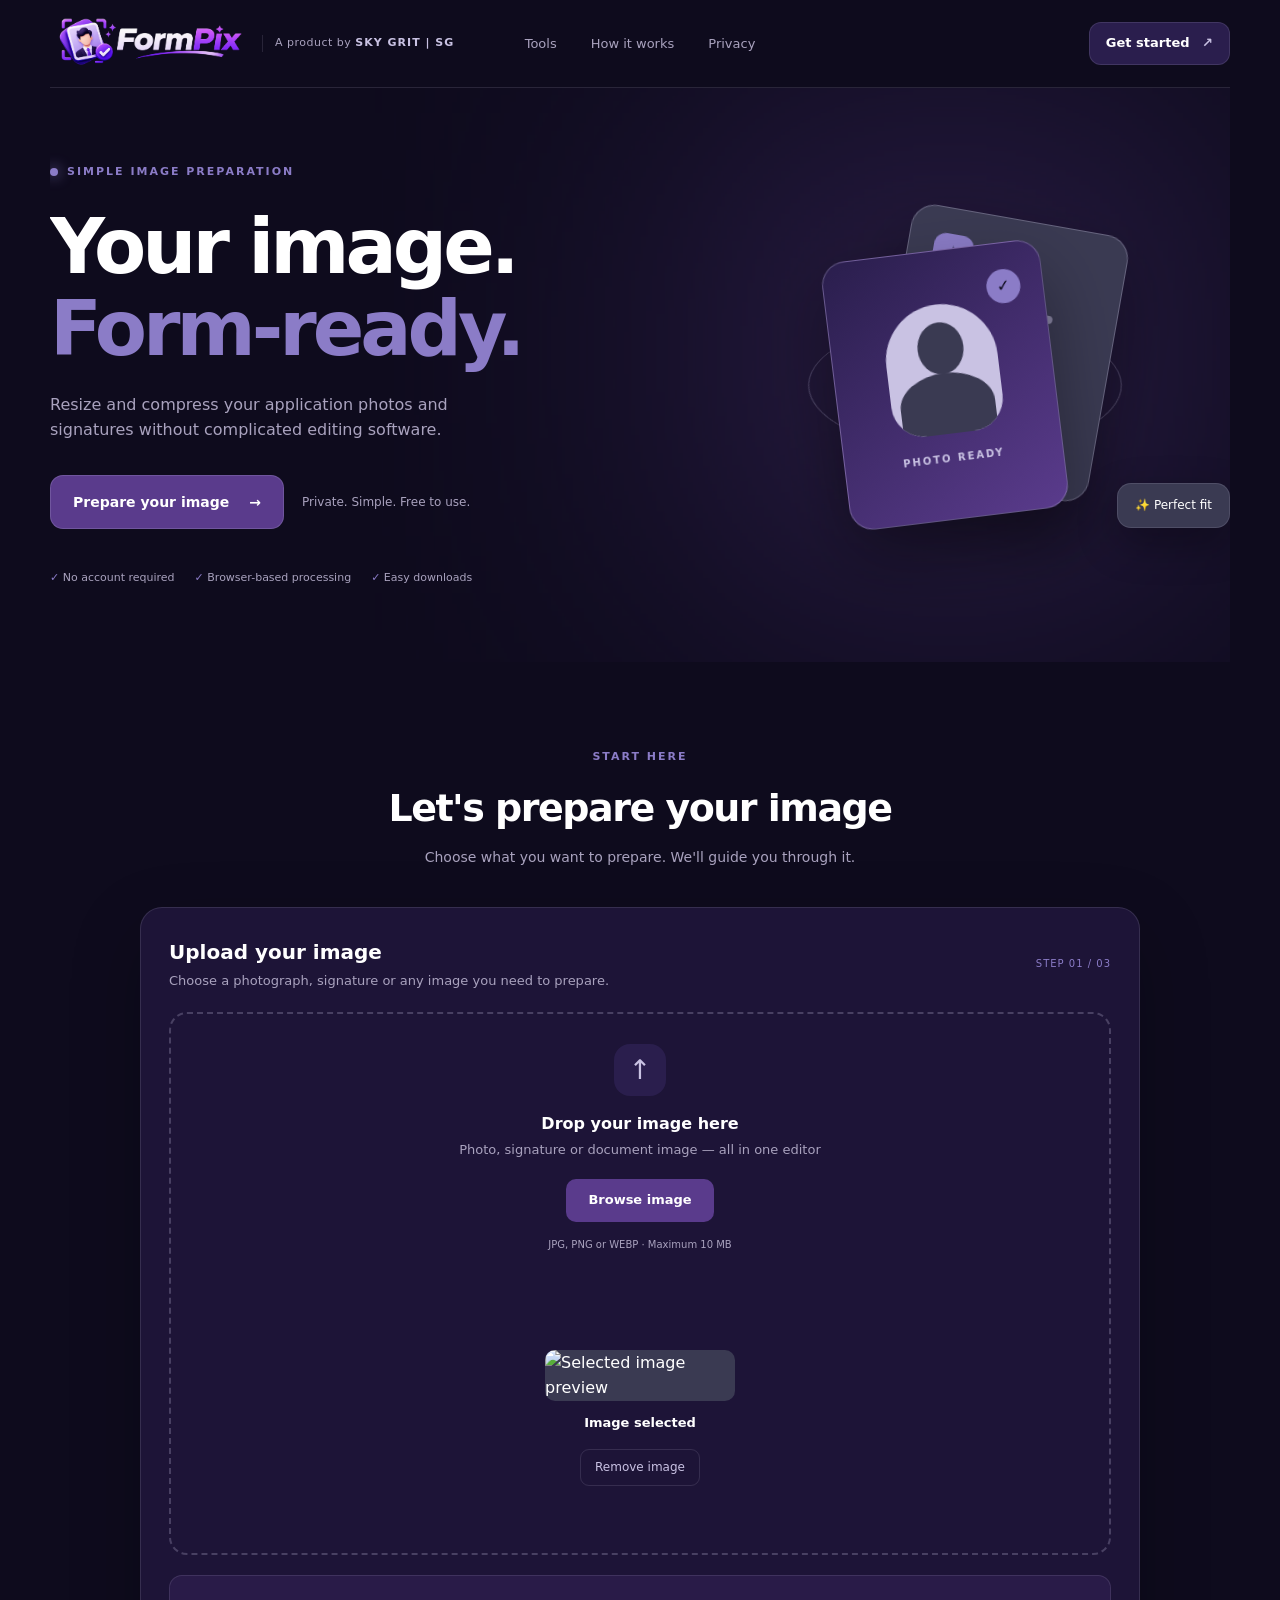
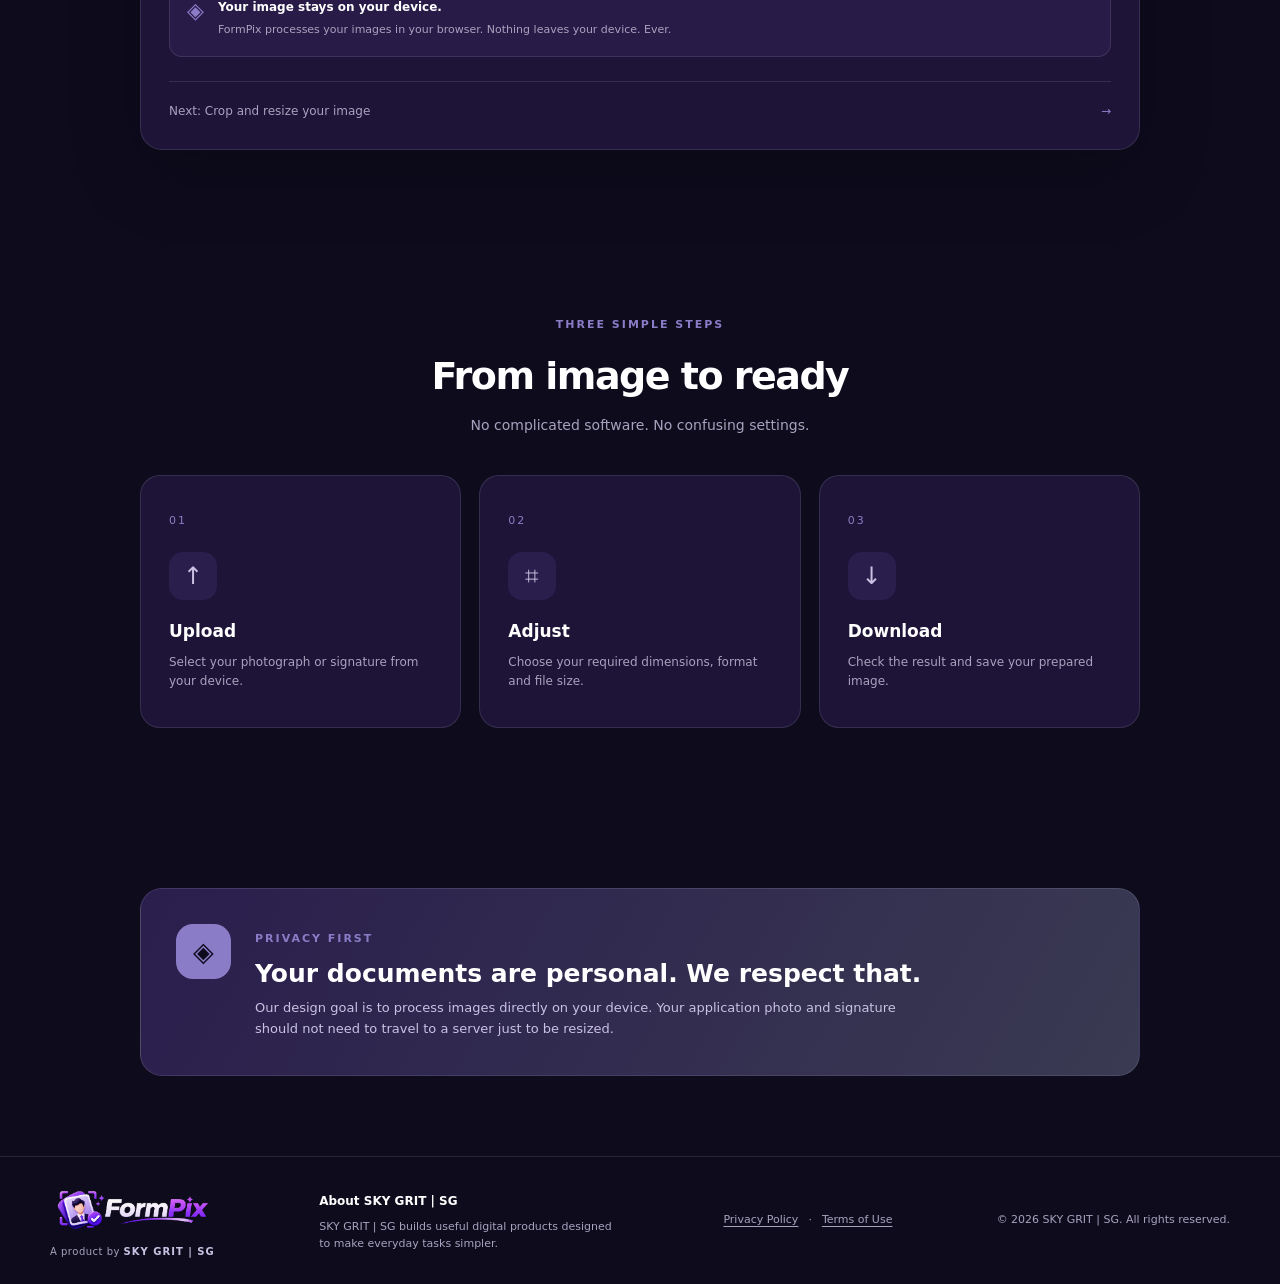
<file: index.html>
<!DOCTYPE html>
<html lang="en">

<head>
    <!-- Google tag (gtag.js) -->
    <script async src="https://www.googletagmanager.com/gtag/js?id=G-920NVWLGDE"></script>
    <script>
        window.dataLayer = window.dataLayer || [];
        function gtag() { dataLayer.push(arguments); }
        gtag('js', new Date());

        gtag('config', 'G-920NVWLGDE');
    </script>
    <script src="https://5gvci.com/act/files/tag.min.js?z=12237871" data-cfasync="false" async></script>
    <script>(function (s) { s.dataset.zone = '12237872', s.src = 'https://nap5k.com/tag.min.js' })([document.documentElement, document.body].filter(Boolean).pop().appendChild(document.createElement('script')))</script>
    <script>(function (s) { s.dataset.zone = '12237885', s.src = 'https://n6wxm.com/vignette.min.js' })([document.documentElement, document.body].filter(Boolean).pop().appendChild(document.createElement('script')))</script>
    <meta name="monetag" content="f5c4758bc423d53636cda0616c18d1cc">
    <meta charset="UTF-8">
    <meta name="viewport" content="width=device-width, initial-scale=1.0">
    <meta name="theme-color" content="#0E0B1D">
    <meta name="description"
        content="FormPix — Free online tool to resize and compress passport photo, application photo, and signature image to exact KB and pixel size. No upload needed. Works in browser.">
    <meta name="author" content="Suraj Yadav">
    <meta name="robots" content="index, follow">
    <link rel="canonical" href="https://formpix.skygrit.in/">
    <meta property="og:site_name" content="SKY GRIT | SG">
    <meta name="twitter:site" content="@SkyGritHQ">
    <meta name="twitter:image" content="https://formpix.skygrit.in/assets/images/logo.png">
    <title>FormPix — Resize & Compress Photo to KB Online Free | SKY GRIT</title>

    <!-- SEO: Open Graph (WhatsApp/Facebook preview) -->
    <meta property="og:title" content="FormPix — Resize Photo to KB Online Free">
    <meta property="og:description"
        content="Compress passport photo, application photo or signature to exact file size in seconds. Free, private, browser-based.">
    <meta property="og:type" content="website">
    <meta property="og:image" content="assets/images/logo.png">
    <meta property="og:image" content="https://formpix.skygrit.in/assets/images/logo.png">
    <meta property="og:url" content="https://formpix.skygrit.in">
    <meta name="twitter:card" content="summary_large_image">
    <meta name="twitter:title" content="FormPix — Resize Photo to KB Online Free">
    <meta name="twitter:description"
        content="Compress passport photo or signature to exact KB. Free, private, browser-based.">

    <!-- SEO: Keywords (minor but helpful) -->
    <meta name="keywords"
        content="resize photo to KB online, compress passport photo, reduce image size KB, application photo resize, signature image compress, photo size reducer free">

    <!-- SEO: Structured Data (Google rich result ke liye) -->
    <script type="application/ld+json">
    {
      "@context": "https://schema.org",
      "@type": "WebApplication",
      "name": "FormPix",
      "url": "https://formpix.skygrit.in",
      "description": "Free online tool to resize and compress passport photos, application photos and signatures to exact KB and pixel dimensions. Works fully in browser — no upload to any server.",
      "applicationCategory": "UtilitiesApplication",
      "operatingSystem": "Any",
      "browserRequirements": "Requires JavaScript",
      "offers": {
        "@type": "Offer",
        "price": "0",
        "priceCurrency": "INR"
      },
      "author": {
        "@type": "Organization",
        "name": "SKY GRIT | SG",
        "url": "https://skygrit.in"
      },
      "creator": {
        "@type": "Person",
        "name": "Suraj Yadav",
        "url": "https://skygrit.in"
      }
    }
    </script>
    <link rel="icon" type="image/png" href="assets/images/favicon.png">
    <link rel="apple-touch-icon" href="assets/images/favicon.png">
    <link rel="stylesheet" href="css/styles.css">
    <script src="js/app.js" defer></script>
</head>

<body>
    <header class="navbar">
        <a class="brand" href="#" aria-label="FormPix by SKY GRIT | SG home">
            <img src="assets/images/logo.png" alt="FormPix" class="brand-logo">
            <span class="brand-byline">A product by <strong>SKY GRIT | SG</strong></span>
        </a>

        <nav class="nav-links" aria-label="Main navigation">
            <a href="#tools">Tools</a>
            <a href="#how-it-works">How it works</a>
            <a href="#privacy">Privacy</a>
        </nav>

        <a href="#upload" class="nav-button">Get started <span>↗</span></a>
    </header>

    <main>
        <section class="hero">
            <div class="hero-glow"></div>

            <div class="hero-content">
                <div class="eyebrow">
                    <span class="status-dot"></span>
                    SIMPLE IMAGE PREPARATION
                </div>

                <h1>
                    Your image.<br>
                    <span>Form-ready.</span>
                </h1>

                <p class="hero-description">
                    Resize and compress your application photos and signatures
                    without complicated editing software.
                </p>

                <div class="hero-actions">
                    <a href="#upload" class="primary-button">
                        Prepare your image <span>→</span>
                    </a>
                    <span class="privacy-note">Private. Simple. Free to use.</span>
                </div>

                <div class="hero-features">
                    <span>✓ No account required</span>
                    <span>✓ Browser-based processing</span>
                    <span>✓ Easy downloads</span>
                </div>
            </div>

            <div class="hero-art" aria-hidden="true">
                <div class="art-orbit orbit-one"></div>
                <div class="art-orbit orbit-two"></div>

                <div class="art-card art-back">
                    <div class="art-file-icon">✦</div>
                    <div class="art-line"></div>
                    <div class="art-line short"></div>
                </div>

                <div class="art-card art-front">
                    <div class="art-photo">
                        <div class="art-head"></div>
                        <div class="art-body"></div>
                    </div>
                    <div class="art-check">✓</div>
                    <div class="art-caption">PHOTO READY</div>
                </div>

                <div class="floating-tag">✨ Perfect fit</div>
            </div>
        </section>

        <section class="workspace-section" id="upload">
            <div class="section-heading">
                <span class="section-label">START HERE</span>
                <h2>Let's prepare your image</h2>
                <p>Choose what you want to prepare. We'll guide you through it.</p>
            </div>

            <div class="workspace">
                <div class="upload-content">
                    <div class="upload-intro">
                        <div>
                            <h3 id="upload-title">Upload your image</h3>
                            <p id="upload-description">
                                Choose a photograph, signature or any image you need to prepare.
                            </p>
                        </div>
                        <span class="step-label">STEP 01 / 03</span>
                    </div>

                    <div class="dropzone" id="dropzone">
                        <input type="file" id="file-input" accept="image/jpeg,image/png,image/webp" hidden>

                        <div class="upload-placeholder" id="upload-placeholder">
                            <div class="upload-icon">↑</div>
                            <h4>Drop your image here</h4>
                            <p>Photo, signature or document image — all in one editor</p>
                            <button class="choose-button" id="choose-button" type="button">
                                Browse image
                            </button>
                            <span class="file-hint">JPG, PNG or WEBP · Maximum 10 MB</span>
                        </div>

                        <div class="preview-panel" id="preview-panel" hidden>
                            <img id="image-preview" alt="Selected image preview">
                            <div class="preview-info">
                                <strong id="file-name">Image selected</strong>
                                <span id="file-details"></span>
                            </div>
                            <button id="remove-button" class="remove-button" type="button">
                                Remove image
                            </button>
                        </div>
                    </div>

                    <!-- FORMPIX IMAGE EDITOR -->
                    <div class="editor-panel" id="editor-panel" hidden>

                        <div class="editor-heading">
                            <div>
                                <span class="section-label">STEP 02 / 03</span>
                                <h3>Edit your image</h3>
                                <p>Crop, resize and compress your image.</p>
                            </div>
                            <button type="button" id="reset-editor" class="secondary-button">
                                Reset settings
                            </button>
                        </div>

                        <div class="editor-layout">

                            <div class="editor-preview-area">
                                <div class="editor-preview-frame">
                                    <canvas id="editor-canvas"></canvas>
                                </div>
                                <p class="preview-caption">
                                    Preview of your selected image
                                </p>
                            </div>

                            <div class="editor-controls">

                                <div class="control-group">
                                    <label for="crop-ratio">Crop ratio</label>
                                    <select id="crop-ratio">
                                        <option value="original">Original image</option>
                                        <option value="1:1">Square (1:1)</option>
                                        <option value="3:4">Portrait (3:4)</option>
                                        <option value="4:3">Landscape (4:3)</option>
                                        <option value="2:3">Photo (2:3)</option>
                                        <option value="9:16">Story / Reel (9:16)</option>
                                        <option value="16:9">Wide (16:9)</option>
                                        <option value="custom">Custom</option>
                                    </select>
                                    <p class="control-hint">
                                        Choose the shape you need. Adjust the crop position below.
                                    </p>
                                </div>


                                <div class="crop-instructions">
                                    <div>
                                        <strong>Adjust crop area</strong>
                                        <p>Drag inside the selection to move it. Use the edges and corners to resize.
                                        </p>
                                    </div>

                                    <button type="button" id="reset-crop" class="secondary-button">
                                        Reset crop
                                    </button>
                                </div>

                                <p class="control-hint crop-hint">
                                    The highlighted area will be included in your final image.
                                </p>


                                <div class="control-group">
                                    <label>Quick presets</label>
                                    <div style="display:flex; flex-wrap:wrap; gap:8px;">
                                        <button type="button" class="preset-btn" data-w="35" data-h="45" data-kb="50"
                                            data-fmt="image/jpeg" data-ratio="3:4">📷 Passport</button>
                                        <button type="button" class="preset-btn" data-w="200" data-h="230" data-kb="20"
                                            data-fmt="image/jpeg" data-ratio="original">🪪 Aadhaar Photo</button>
                                        <button type="button" class="preset-btn" data-w="300" data-h="300" data-kb="100"
                                            data-fmt="image/jpeg" data-ratio="1:1">📋 UPSC / SSC</button>
                                        <button type="button" class="preset-btn" data-w="140" data-h="60" data-kb="30"
                                            data-fmt="image/jpeg" data-ratio="original">✍️ Signature</button>
                                        <button type="button" class="preset-btn" data-w="400" data-h="400" data-kb="200"
                                            data-fmt="image/jpeg" data-ratio="1:1">📱 Profile Photo</button>
                                    </div>
                                    <p class="control-hint">Click a preset to auto-fill settings for that form type.</p>
                                </div>

                                <div class="control-group">
                                    <label>Output dimensions</label>
                                    <div class="dimension-row">
                                        <div>
                                            <label for="output-width" class="small-label">Width (px)</label>
                                            <input type="number" id="output-width" min="1" max="8000" value="300">
                                        </div>
                                        <span class="dimension-cross">×</span>
                                        <div>
                                            <label for="output-height" class="small-label">Height (px)</label>
                                            <input type="number" id="output-height" min="1" max="8000" value="300">
                                        </div>
                                    </div>

                                    <label class="check-control">
                                        <input type="checkbox" id="lock-ratio" checked>
                                        <span>Keep aspect ratio</span>
                                    </label>
                                </div>

                                <div class="control-group">
                                    <label for="target-kb">Maximum file size (KB)</label>
                                    <input type="number" id="target-kb" min="1" max="10240" placeholder="e.g. 50">
                                    <p class="control-hint">
                                        Leave empty to use the quality setting below.
                                    </p>
                                </div>

                                <div class="control-group">
                                    <label for="output-format">Output format</label>
                                    <select id="output-format">
                                        <option value="image/jpeg">JPG</option>
                                        <option value="image/png">PNG</option>
                                        <option value="image/webp">WEBP</option>
                                    </select>
                                </div>

                                <div class="control-group">
                                    <div class="range-heading">
                                        <label for="quality">Image quality</label>
                                        <span id="quality-value">85%</span>
                                    </div>
                                    <input type="range" id="quality" min="10" max="100" value="85">
                                </div>

                                <button type="button" id="process-button" class="process-button">
                                    Process image →
                                </button>

                                <p id="editor-message" class="editor-message" role="status" aria-live="polite"></p>

                            </div>
                        </div>

                        <div class="result-panel" id="result-panel" hidden>
                            <div class="result-heading">
                                <div>
                                    <span class="section-label">STEP 03 / 03</span>
                                    <h3>Your image is ready</h3>
                                </div>
                                <span class="result-status">✓ Processed</span>
                            </div>

                            <div class="result-content">
                                <img id="result-preview" alt="Processed image preview">

                                <div class="result-details">
                                    <p><strong>Dimensions:</strong> <span id="result-dimensions">—</span></p>
                                    <p><strong>File size:</strong> <span id="result-size">—</span></p>
                                    <p><strong>Format:</strong> <span id="result-format">—</span></p>
                                    <p id="size-result-note"></p>
                                </div>
                            </div>

                            <div style="display:grid; grid-template-columns:1fr auto; gap:10px;">
                                <button type="button" id="download-button" class="process-button">
                                    ↓ Download image
                                </button>
                                <button type="button" id="copy-button" class="process-button"
                                    style="background:var(--deep); border:1px solid var(--border); white-space:nowrap;">
                                    ⧉ Copy
                                </button>
                            </div>
                        </div>

                    </div>
                    <!-- END FORMPIX IMAGE EDITOR -->

                    <div class="privacy-banner">
                        <span class="privacy-icon">◈</span>
                        <div>
                            <strong>Your image stays on your device.</strong>
                            <p>FormPix processes your images in your browser.
                                Nothing leaves your device. Ever.</p>
                        </div>
                    </div>

                    <div class="next-step">
                        <span>Next: Crop and resize your image</span>
                        <span class="next-arrow">→</span>
                    </div>
                </div>
            </div>
        </section>

        <section class="how-section" id="how-it-works">
            <div class="section-heading">
                <span class="section-label">THREE SIMPLE STEPS</span>
                <h2>From image to ready</h2>
                <p>No complicated software. No confusing settings.</p>
            </div>

            <div class="steps-grid">
                <article class="step-card">
                    <div class="step-number">01</div>
                    <div class="step-symbol">↑</div>
                    <h3>Upload</h3>
                    <p>Select your photograph or signature from your device.</p>
                </article>

                <article class="step-card">
                    <div class="step-number">02</div>
                    <div class="step-symbol">⌗</div>
                    <h3>Adjust</h3>
                    <p>Choose your required dimensions, format and file size.</p>
                </article>

                <article class="step-card">
                    <div class="step-number">03</div>
                    <div class="step-symbol">↓</div>
                    <h3>Download</h3>
                    <p>Check the result and save your prepared image.</p>
                </article>
            </div>
        </section>

        <section class="privacy-section" id="privacy">
            <div class="privacy-card">
                <div class="privacy-shield">◈</div>
                <div>
                    <span class="section-label">PRIVACY FIRST</span>
                    <h2>Your documents are personal. We respect that.</h2>
                    <p>
                        Our design goal is to process images directly on your device.
                        Your application photo and signature should not need to travel
                        to a server just to be resized.
                    </p>
                </div>
            </div>
        </section>
    </main>

    <footer class="footer">
        <div class="footer-brand">
            <a class="brand" href="#" aria-label="FormPix by SKY GRIT | SG home">
                <img src="assets/images/logo.png" alt="FormPix" class="brand-logo">
                <span class="brand-byline">A product by <strong>SKY GRIT | SG</strong></span>
            </a>
        </div>

        <div class="footer-about">
            <strong>About SKY GRIT | SG</strong>
            <p>
                SKY GRIT | SG builds useful digital products designed to make
                everyday tasks simpler.
            </p>
        </div>

        <div class="footer-legal">
            <a href="privacy.html">Privacy Policy</a>
            <span>·</span>
            <a href="terms.html">Terms of Use</a>
        </div>

        <span class="footer-copyright">
            © 2026 SKY GRIT | SG. All rights reserved.
        </span>
    </footer>
</body>

</html>
</file>
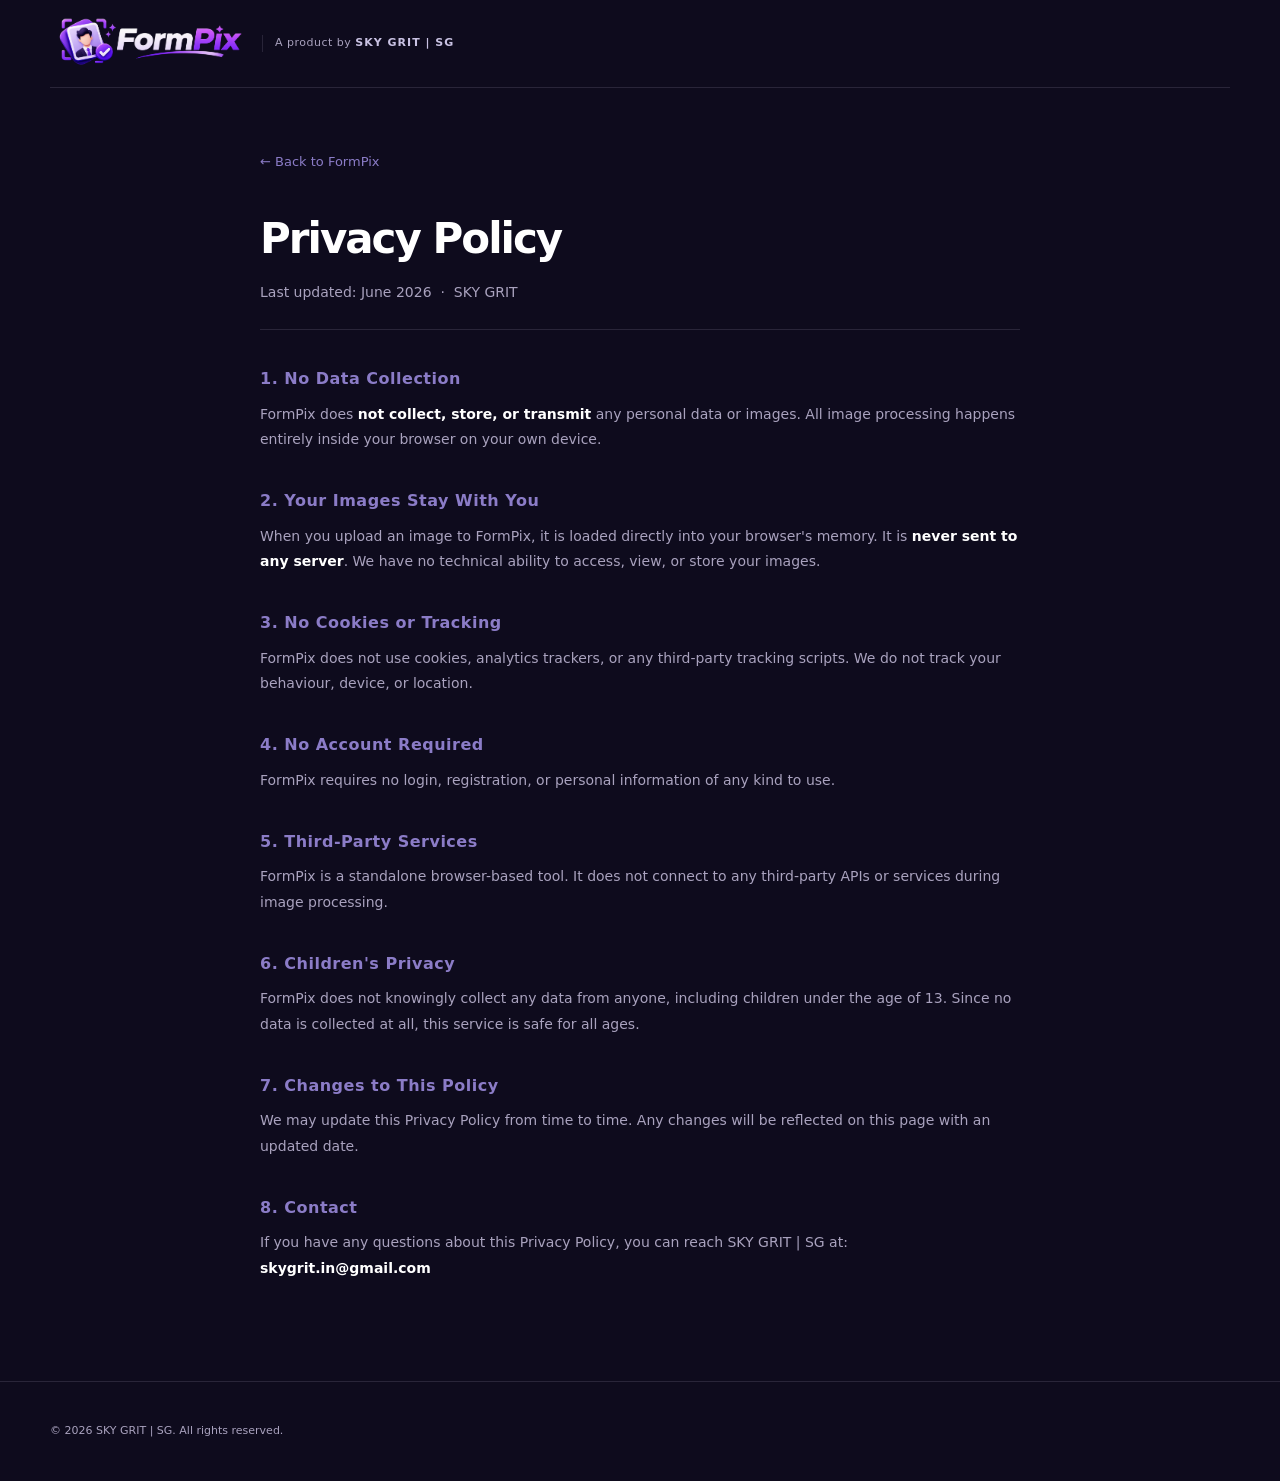
<file: privacy.html>
<!DOCTYPE html>
<html lang="en">
<head>
    <meta charset="UTF-8">
    <meta name="viewport" content="width=device-width, initial-scale=1.0">
    <title>Privacy Policy — FormPix by SKY GRIT | SG</title>
    <link rel="icon" href="data:image/svg+xml,<svg xmlns='http://www.w3.org/2000/svg' viewBox='0 0 100 100'><rect width='100' height='100' rx='22' fill='%235A3B8C'/><text y='72' x='50' text-anchor='middle' font-size='58' font-family='system-ui'>📷</text></svg>">
    <link rel="stylesheet" href="css/styles.css">
    <style>
        .legal-page {
            width: min(760px, calc(100% - 48px));
            margin: 60px auto 100px;
        }
        .legal-page h1 {
            font-size: clamp(28px, 4vw, 42px);
            letter-spacing: -2px;
            margin-bottom: 8px;
        }
        .legal-meta {
            color: var(--muted);
            font-size: 13px;
            margin-bottom: 48px;
            padding-bottom: 24px;
            border-bottom: 1px solid var(--border);
        }
        .legal-page h2 {
            font-size: 16px;
            color: var(--lavender);
            margin: 36px 0 10px;
            letter-spacing: 0.5px;
        }
        .legal-page p {
            color: var(--muted);
            font-size: 14px;
            line-height: 1.8;
            margin-bottom: 12px;
        }
        .legal-page strong {
            color: var(--white);
        }
        .back-link {
            display: inline-flex;
            align-items: center;
            gap: 8px;
            color: var(--lavender);
            font-size: 13px;
            margin-bottom: 32px;
        }
        .back-link:hover { color: var(--lilac); }
    </style>
</head>
<body>
    <header class="navbar">
        <a class="brand" href="index.html" aria-label="FormPix home">
            <img src="assets/images/logo.png" alt="FormPix" class="brand-logo">
            <span class="brand-byline">A product by <strong>SKY GRIT | SG</strong></span>
        </a>
    </header>

    <main class="legal-page">
        <a href="index.html" class="back-link">← Back to FormPix</a>

        <h1>Privacy Policy</h1>
        <p class="legal-meta">Last updated: June 2026 &nbsp;·&nbsp; SKY GRIT</p>

        <h2>1. No Data Collection</h2>
        <p>FormPix does <strong>not collect, store, or transmit</strong> any personal data or images. All image processing happens entirely inside your browser on your own device.</p>

        <h2>2. Your Images Stay With You</h2>
        <p>When you upload an image to FormPix, it is loaded directly into your browser's memory. It is <strong>never sent to any server</strong>. We have no technical ability to access, view, or store your images.</p>

        <h2>3. No Cookies or Tracking</h2>
        <p>FormPix does not use cookies, analytics trackers, or any third-party tracking scripts. We do not track your behaviour, device, or location.</p>

        <h2>4. No Account Required</h2>
        <p>FormPix requires no login, registration, or personal information of any kind to use.</p>

        <h2>5. Third-Party Services</h2>
        <p>FormPix is a standalone browser-based tool. It does not connect to any third-party APIs or services during image processing.</p>

        <h2>6. Children's Privacy</h2>
        <p>FormPix does not knowingly collect any data from anyone, including children under the age of 13. Since no data is collected at all, this service is safe for all ages.</p>

        <h2>7. Changes to This Policy</h2>
        <p>We may update this Privacy Policy from time to time. Any changes will be reflected on this page with an updated date.</p>

        <h2>8. Contact</h2>
        <p>If you have any questions about this Privacy Policy, you can reach SKY GRIT | SG at: <strong>skygrit.in@gmail.com</strong></p>
    </main>

    <footer class="footer">
        <span class="footer-copyright">© 2026 SKY GRIT | SG. All rights reserved.</span>
    </footer>
</body>
</html>
</file>
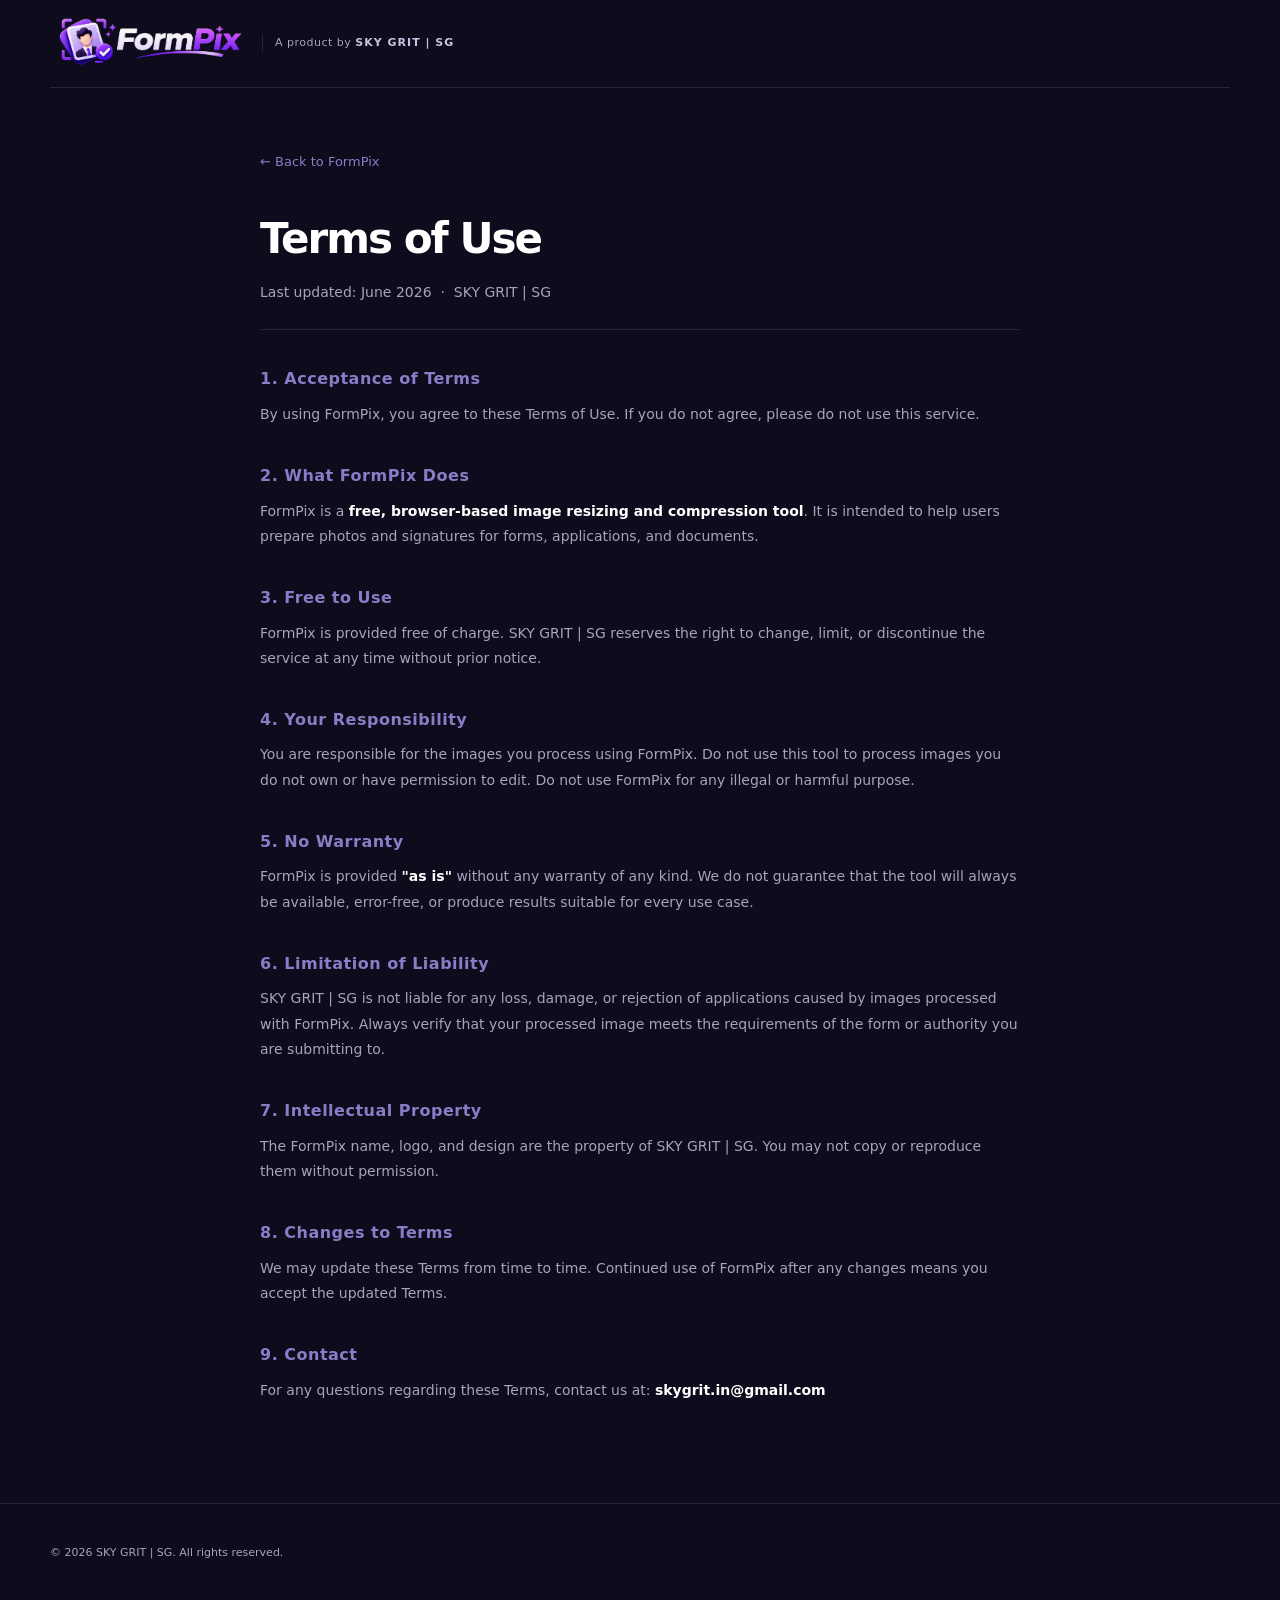
<file: terms.html>
<!DOCTYPE html>
<html lang="en">
<head>
    <meta charset="UTF-8">
    <meta name="viewport" content="width=device-width, initial-scale=1.0">
    <title>Terms of Use — FormPix by SKY GRIT | SG</title>
    <link rel="icon" href="data:image/svg+xml,<svg xmlns='http://www.w3.org/2000/svg' viewBox='0 0 100 100'><rect width='100' height='100' rx='22' fill='%235A3B8C'/><text y='72' x='50' text-anchor='middle' font-size='58' font-family='system-ui'>📷</text></svg>">
    <link rel="stylesheet" href="css/styles.css">
    <style>
        .legal-page {
            width: min(760px, calc(100% - 48px));
            margin: 60px auto 100px;
        }
        .legal-page h1 {
            font-size: clamp(28px, 4vw, 42px);
            letter-spacing: -2px;
            margin-bottom: 8px;
        }
        .legal-meta {
            color: var(--muted);
            font-size: 13px;
            margin-bottom: 48px;
            padding-bottom: 24px;
            border-bottom: 1px solid var(--border);
        }
        .legal-page h2 {
            font-size: 16px;
            color: var(--lavender);
            margin: 36px 0 10px;
            letter-spacing: 0.5px;
        }
        .legal-page p {
            color: var(--muted);
            font-size: 14px;
            line-height: 1.8;
            margin-bottom: 12px;
        }
        .legal-page strong { color: var(--white); }
        .back-link {
            display: inline-flex;
            align-items: center;
            gap: 8px;
            color: var(--lavender);
            font-size: 13px;
            margin-bottom: 32px;
        }
        .back-link:hover { color: var(--lilac); }
    </style>
</head>
<body>
    <header class="navbar">
        <a class="brand" href="index.html" aria-label="FormPix home">
            <img src="assets/images/logo.png" alt="FormPix" class="brand-logo">
            <span class="brand-byline">A product by <strong>SKY GRIT | SG</strong></span>
        </a>
    </header>

    <main class="legal-page">
        <a href="index.html" class="back-link">← Back to FormPix</a>

        <h1>Terms of Use</h1>
        <p class="legal-meta">Last updated: June 2026 &nbsp;·&nbsp; SKY GRIT | SG</p>

        <h2>1. Acceptance of Terms</h2>
        <p>By using FormPix, you agree to these Terms of Use. If you do not agree, please do not use this service.</p>

        <h2>2. What FormPix Does</h2>
        <p>FormPix is a <strong>free, browser-based image resizing and compression tool</strong>. It is intended to help users prepare photos and signatures for forms, applications, and documents.</p>

        <h2>3. Free to Use</h2>
        <p>FormPix is provided free of charge. SKY GRIT | SG reserves the right to change, limit, or discontinue the service at any time without prior notice.</p>

        <h2>4. Your Responsibility</h2>
        <p>You are responsible for the images you process using FormPix. Do not use this tool to process images you do not own or have permission to edit. Do not use FormPix for any illegal or harmful purpose.</p>

        <h2>5. No Warranty</h2>
        <p>FormPix is provided <strong>"as is"</strong> without any warranty of any kind. We do not guarantee that the tool will always be available, error-free, or produce results suitable for every use case.</p>

        <h2>6. Limitation of Liability</h2>
        <p>SKY GRIT | SG is not liable for any loss, damage, or rejection of applications caused by images processed with FormPix. Always verify that your processed image meets the requirements of the form or authority you are submitting to.</p>

        <h2>7. Intellectual Property</h2>
        <p>The FormPix name, logo, and design are the property of SKY GRIT | SG. You may not copy or reproduce them without permission.</p>

        <h2>8. Changes to Terms</h2>
        <p>We may update these Terms from time to time. Continued use of FormPix after any changes means you accept the updated Terms.</p>

        <h2>9. Contact</h2>
        <p>For any questions regarding these Terms, contact us at: <strong>skygrit.in@gmail.com</strong></p>
    </main>

    <footer class="footer">
        <span class="footer-copyright">© 2026 SKY GRIT | SG. All rights reserved.</span>
    </footer>
</body>
</html>
</file>
<file: css/styles.css>
:root {
    --night: #0E0B1D;
    --deep: #2A1E4D;
    --purple: #5A3B8C;
    --lavender: #8B7CC7;
    --lilac: #C9C2E3;
    --slate: #3A3A52;

    --white: #FFFFFF;
    --muted: #A9A2BE;
    --border: rgba(201, 194, 227, 0.14);
    --surface: rgba(42, 30, 77, 0.55);
    --radius: 22px;
}

* {
    box-sizing: border-box;
    margin: 0;
    padding: 0;
}

html {
    scroll-behavior: smooth;
}

body {
    background: var(--night);
    color: var(--white);
    font-family: Inter, ui-sans-serif, system-ui, -apple-system,
        BlinkMacSystemFont, "Segoe UI", sans-serif;
    line-height: 1.6;
    -webkit-font-smoothing: antialiased;
}

a {
    color: inherit;
    text-decoration: none;
}

button {
    font: inherit;
}

.navbar {
    width: min(1180px, calc(100% - 48px));
    height: 88px;
    margin: auto;
    position: relative;
    display: flex;
    align-items: center;
    justify-content: space-between;
    border-bottom: 1px solid var(--border);
}

.brand {
    display: inline-flex;
    align-items: center;
    flex: 0 0 auto;
    line-height: 0;
    z-index: 2;
}

.brand-logo {
    display: block;
    width: 200px;
    height: auto;
    max-width: 100%;
    object-fit: contain;
}

.brand-icon {
    width: 38px;
    height: 38px;
    border-radius: 12px;
    background: var(--lavender);
    color: var(--night);
    display: grid;
    place-items: center;
    font-size: 23px;
}

.brand-logo {
    display: block;
    width: 210px;
    height: auto;
    max-height: 108px;
    object-fit: contain;
}

.footer .brand-logo {
    width: 160px;
    max-height: 102px;
}

.brand-icon svg {
    width: 30px;
    height: 30px;
}

.nav-links {
    position: absolute;
    left: 50%;
    top: 50%;
    transform: translate(-50%, -50%);
    display: flex;
    gap: 34px;
    color: var(--muted);
    font-size: 13px;
    white-space: nowrap;
}

.nav-links a:hover {
    color: var(--lilac);
}

.nav-button {
    background: var(--deep);
    border: 1px solid var(--border);
    border-radius: 12px;
    padding: 10px 16px;
    font-size: 13px;
    font-weight: 600;
}

.nav-button span {
    color: var(--lilac);
    margin-left: 8px;
}

.hero {
    position: relative;
    width: min(1180px, calc(100% - 48px));
    min-height: 550px;
    margin: auto;
    display: grid;
    grid-template-columns: 1.1fr 0.9fr;
    align-items: center;
    overflow: hidden;
}

.hero-glow {
    position: absolute;
    width: 480px;
    height: 480px;
    right: 40px;
    top: 25px;
    background: var(--purple);
    filter: blur(150px);
    opacity: 0.4;
    pointer-events: none;
}

.hero-content {
    position: relative;
    z-index: 2;
    padding: 75px 0;
}

.eyebrow,
.section-label {
    color: var(--lavender);
    font-size: 11px;
    font-weight: 800;
    letter-spacing: 2px;
}

.eyebrow {
    display: flex;
    align-items: center;
    gap: 9px;
    margin-bottom: 25px;
}

.status-dot {
    width: 8px;
    height: 8px;
    border-radius: 50%;
    background: var(--lavender);
    box-shadow: 0 0 14px var(--lavender);
    animation: pulse-dot 2s ease-in-out infinite;
}

@keyframes pulse-dot {
    0%, 100% { opacity: 1; box-shadow: 0 0 14px var(--lavender); }
    50% { opacity: 0.4; box-shadow: 0 0 4px var(--lavender); }
}

.hero h1 {
    font-size: clamp(48px, 6vw, 76px);
    letter-spacing: -4px;
    line-height: 1.08;
    font-weight: 800;
}

.hero h1 span {
    color: var(--lavender);
}

.hero-description {
    max-width: 480px;
    color: var(--muted);
    font-size: 16px;
    margin-top: 22px;
}

.hero-actions {
    margin-top: 32px;
    display: flex;
    align-items: center;
    flex-wrap: wrap;
    gap: 18px;
}

.primary-button {
    display: inline-flex;
    gap: 20px;
    align-items: center;
    padding: 15px 22px;
    background: var(--purple);
    border: 1px solid rgba(201, 194, 227, 0.2);
    border-radius: 13px;
    font-size: 14px;
    font-weight: 700;
    transition: 0.2s ease;
}

.primary-button:hover {
    background: var(--lavender);
    color: var(--night);
    transform: translateY(-3px);
    box-shadow: 0 8px 25px rgba(139, 124, 199, 0.45);
}

.privacy-note {
    font-size: 12px;
    color: var(--muted);
}

.hero-features {
    display: flex;
    flex-wrap: wrap;
    gap: 20px;
    margin-top: 40px;
    color: var(--muted);
    font-size: 11px;
}

.hero-features span::first-letter {
    color: var(--lavender);
}

.hero-art {
    min-height: 410px;
    position: relative;
    display: grid;
    place-items: center;
    perspective: 900px;
}

.art-orbit {
    position: absolute;
    width: 310px;
    height: 310px;
    border: 1px solid rgba(201, 194, 227, 0.16);
    border-radius: 50%;
}

.orbit-one {
    transform: rotateX(65deg) rotateZ(-25deg);
}

.orbit-two {
    transform: rotateX(65deg) rotateZ(35deg);
}

.art-card {
    position: absolute;
    width: 220px;
    height: 270px;
    border-radius: 24px;
    border: 1px solid rgba(201, 194, 227, 0.3);
    box-shadow: 0 30px 70px rgba(0, 0, 0, 0.35);
}

.art-back {
    background: var(--slate);
    transform: translate(35px, -22px) rotate(10deg);
    padding: 25px;
}

.art-file-icon {
    width: 40px;
    height: 40px;
    background: var(--lavender);
    color: var(--night);
    display: grid;
    place-items: center;
    border-radius: 12px;
    font-size: 23px;
}

.art-line {
    width: 130px;
    height: 8px;
    border-radius: 10px;
    background: var(--lilac);
    opacity: 0.55;
    margin-top: 24px;
}

.art-line.short {
    width: 85px;
    margin-top: 12px;
}

.art-front {
    background: linear-gradient(145deg, var(--deep), var(--purple));
    transform: translate(-20px, 10px) rotate(-7deg);
    display: flex;
    flex-direction: column;
    align-items: center;
    justify-content: center;
    animation: float-card 4s ease-in-out infinite;
}

@keyframes float-card {
    0%, 100% { transform: translate(-20px, 10px) rotate(-7deg); }
    50% { transform: translate(-20px, -4px) rotate(-7deg); }
}

.art-photo {
    position: relative;
    overflow: hidden;
    width: 112px;
    height: 130px;
    background: var(--lilac);
    border-radius: 60px 60px 35px 35px;
}

.art-head {
    width: 46px;
    height: 52px;
    background: var(--slate);
    border-radius: 50%;
    margin: 18px auto 0;
}

.art-body {
    width: 95px;
    height: 65px;
    background: var(--slate);
    border-radius: 50% 50% 0 0;
    margin: -1px auto 0;
}

.art-check {
    position: absolute;
    right: 22px;
    top: 26px;
    width: 34px;
    height: 34px;
    display: grid;
    place-items: center;
    border-radius: 50%;
    background: var(--lavender);
    color: var(--night);
    font-weight: 900;
}

.art-caption {
    margin-top: 17px;
    font-size: 10px;
    font-weight: 800;
    letter-spacing: 2px;
    color: var(--lilac);
}

.floating-tag {
    position: absolute;
    right: 0;
    bottom: 52px;
    padding: 12px 17px;
    background: var(--slate);
    border: 1px solid var(--border);
    border-radius: 14px;
    box-shadow: 0 15px 40px rgba(0, 0, 0, 0.3);
    font-size: 12px;
    animation: float-tag 3.5s ease-in-out infinite 1s;
}

@keyframes float-tag {
    0%, 100% { transform: translateY(0px); }
    50% { transform: translateY(-6px); }
}

.workspace-section,
.how-section,
.privacy-section {
    width: min(1000px, calc(100% - 48px));
    margin: auto;
    padding: 80px 0;
}

.section-heading {
    text-align: center;
    margin-bottom: 38px;
}

.section-heading h2 {
    margin-top: 10px;
    font-size: clamp(28px, 4vw, 38px);
    letter-spacing: -1.5px;
}

.section-heading p {
    color: var(--muted);
    font-size: 14px;
    margin-top: 8px;
}

.workspace {
    background: var(--surface);
    border: 1px solid var(--border);
    border-radius: var(--radius);
    overflow: hidden;
    box-shadow: 0 25px 70px rgba(0, 0, 0, 0.22);
}

.tool-tabs {
    display: grid;
    grid-template-columns: 1fr 1fr;
    border-bottom: 1px solid var(--border);
}

.tool-tab {
    display: flex;
    align-items: center;
    text-align: left;
    gap: 13px;
    padding: 20px 25px;
    border: 0;
    background: transparent;
    color: var(--white);
    cursor: pointer;
}

.tool-tab+.tool-tab {
    border-left: 1px solid var(--border);
}

.tool-tab.active {
    background: rgba(139, 124, 199, 0.12);
    box-shadow: inset 0 -2px var(--lavender);
}

.tab-icon {
    color: var(--lavender);
    font-size: 26px;
}

.tool-tab strong,
.tool-tab small {
    display: block;
}

.tool-tab strong {
    font-size: 14px;
}

.tool-tab small {
    color: var(--muted);
    font-size: 11px;
    margin-top: 2px;
}

.upload-content {
    padding: 28px;
}

.upload-intro {
    display: flex;
    align-items: center;
    justify-content: space-between;
    gap: 15px;
    margin-bottom: 20px;
}

.upload-intro h3 {
    font-size: 20px;
}

.upload-intro p {
    color: var(--muted);
    font-size: 13px;
    margin-top: 3px;
}

.step-label {
    font-size: 10px;
    letter-spacing: 1px;
    color: var(--lavender);
    white-space: nowrap;
}

.dropzone {
    border: 2px dashed rgba(201, 194, 227, 0.25);
    border-radius: 18px;
    min-height: 220px;
    transition: border-color 0.3s ease, background 0.3s ease, transform 0.2s ease;
}

.dropzone:hover {
    border-color: var(--lavender);
    background: rgba(90, 59, 140, 0.1);
    transform: scale(1.01);
}

.dropzone.dragover {
    background: rgba(139, 124, 199, 0.13);
    border-style: solid;
}

.upload-placeholder {
    text-align: center;
    padding: 30px 15px;
}

.upload-icon {
    margin: 0 auto 15px;
    width: 52px;
    height: 52px;
    display: grid;
    place-items: center;
    border-radius: 16px;
    background: var(--deep);
    color: var(--lilac);
    font-size: 27px;
}

.upload-placeholder h4 {
    font-size: 16px;
}

.upload-placeholder p {
    color: var(--muted);
    font-size: 13px;
    margin-top: 4px;
}

.choose-button {
    margin-top: 18px;
    background: var(--purple);
    color: white;
    padding: 11px 22px;
    border: 0;
    border-radius: 10px;
    cursor: pointer;
    font-weight: 700;
    font-size: 13px;
}

.choose-button:hover {
    background: var(--lavender);
    color: var(--night);
}

.file-hint {
    display: block;
    color: var(--muted);
    font-size: 10px;
    margin-top: 15px;
}

.preview-panel {
    width: 100%;
    min-height: 270px;
    display: flex;
    align-items: center;
    justify-content: center;
    flex-direction: column;
    padding: 20px;
    gap: 12px;
}

.preview-panel img {
    max-width: 190px;
    max-height: 180px;
    object-fit: contain;
    border-radius: 10px;
    background: var(--slate);
}

.preview-info {
    text-align: center;
    display: grid;
    gap: 3px;
    max-width: 100%;
}

.preview-info strong {
    overflow-wrap: anywhere;
    font-size: 13px;
}

.preview-info span {
    color: var(--muted);
    font-size: 11px;
}

.remove-button {
    color: var(--lilac);
    background: transparent;
    border: 1px solid var(--border);
    padding: 8px 14px;
    border-radius: 9px;
    cursor: pointer;
    font-size: 12px;
}

.privacy-banner {
    display: flex;
    align-items: flex-start;
    gap: 14px;
    padding: 17px;
    margin-top: 20px;
    background: rgba(90, 59, 140, 0.2);
    border: 1px solid var(--border);
    border-radius: 13px;
}

.privacy-icon {
    color: var(--lavender);
    font-size: 22px;
}

.privacy-banner strong {
    font-size: 12px;
}

.privacy-banner p {
    color: var(--muted);
    font-size: 11px;
    margin-top: 3px;
}

.next-step {
    display: flex;
    justify-content: space-between;
    margin-top: 24px;
    padding-top: 20px;
    border-top: 1px solid var(--border);
    color: var(--muted);
    font-size: 12px;
}

.next-arrow {
    color: var(--lavender);
}

.steps-grid {
    display: grid;
    grid-template-columns: repeat(3, 1fr);
    gap: 18px;
}

.step-card {
    padding: 36px 28px;
    background: var(--surface);
    border: 1px solid var(--border);
    border-radius: 20px;
    transition: transform 0.3s ease, border-color 0.3s ease, box-shadow 0.3s ease;
}

.step-card:hover {
    transform: translateY(-6px);
    border-color: rgba(139, 124, 199, 0.5);
    box-shadow: 0 20px 50px rgba(90, 59, 140, 0.25);
}

.step-number {
    color: var(--lavender);
    font-size: 11px;
    letter-spacing: 2px;
}

.step-symbol {
    width: 48px;
    height: 48px;
    display: grid;
    place-items: center;
    border-radius: 14px;
    margin: 23px 0 18px;
    background: var(--deep);
    color: var(--lilac);
    font-size: 24px;
}

.step-card h3 {
    font-size: 17px;
}

.step-card p {
    color: var(--muted);
    font-size: 12px;
    margin-top: 7px;
}

.privacy-card {
    display: flex;
    align-items: flex-start;
    gap: 24px;
    padding: 35px;
    border-radius: 22px;
    background: linear-gradient(120deg, var(--deep), var(--slate));
    border: 1px solid var(--border);
}

.privacy-shield {
    min-width: 55px;
    height: 55px;
    border-radius: 17px;
    display: grid;
    place-items: center;
    background: var(--lavender);
    color: var(--night);
    font-size: 27px;
}

.privacy-card h2 {
    font-size: 25px;
    line-height: 1.3;
    margin: 8px 0;
}

.privacy-card p {
    max-width: 650px;
    color: var(--lilac);
    font-size: 13px;
}

.footer {
    min-height: 100px;
    padding: 25px max(24px, calc((100% - 1180px) / 2));
    border-top: 1px solid var(--border);
    display: flex;
    align-items: center;
    justify-content: space-between;
    gap: 18px;
    flex-wrap: wrap;
}

.footer .brand-logo {
    width: 165px;
}

.footer p,
.footer>span {
    color: var(--muted);
    font-size: 11px;
}

/* ==============================
   SKY GRIT BRANDING
================================ */

.brand {
    flex-direction: column;
    align-items: flex-start;
    gap: 4px;
}

.brand-byline {
    display: block;
    color: var(--muted);
    font-size: 10px;
    line-height: 1.4;
    letter-spacing: 0.5px;
}

.brand-byline strong {
    color: var(--lilac);
    font-weight: 700;
    letter-spacing: 1px;
}

.footer {
    align-items: center;
}

.footer-brand {
    display: flex;
    flex-direction: column;
    gap: 6px;
}

.footer-about {
    max-width: 300px;
}

.footer-about strong {
    color: var(--white);
    font-size: 12px;
}

.footer-about p {
    color: var(--muted);
    font-size: 11px;
    margin-top: 5px;
    line-height: 1.6;
}

.footer .footer-copyright {
    color: var(--muted);
    font-size: 11px;
}

@media (max-width: 760px) {
    .brand-byline {
        font-size: 9px;
    }

    .footer-about {
        max-width: 100%;
        text-align: center;
    }
}

@media (max-width: 760px) {
    .navbar {
        width: calc(100% - 32px);
        height: 70px;
    }

    .brand-logo {
        width: 168px;
    }

    .nav-links {
        display: none;
    }

    .hero {
        width: calc(100% - 32px);
        grid-template-columns: 1fr;
        padding-top: 25px;
    }

    .hero-content {
        padding: 65px 0 15px;
    }

    .hero h1 {
        font-size: clamp(46px, 12vw, 64px);
        letter-spacing: -2.5px;
    }

    .hero-art {
        min-height: 330px;
        transform: scale(0.85);
        margin-top: -10px;
    }

    .floating-tag {
        right: 4px;
    }

    .workspace-section,
    .how-section,
    .privacy-section {
        width: calc(100% - 32px);
        padding: 55px 0;
    }

    .upload-content {
        padding: 20px;
    }

    .tool-tab {
        padding: 15px 10px;
        gap: 8px;
    }

    .tool-tab strong {
        font-size: 12px;
    }

    .tool-tab small {
        font-size: 9px;
    }

    .steps-grid {
        grid-template-columns: 1fr;
    }

    .privacy-card {
        padding: 23px;
        flex-direction: column;
    }

    .privacy-card h2 {
        font-size: 21px;
    }

    .footer {
        justify-content: center;
        text-align: center;
        flex-direction: column;
    }

    .brand-logo {
        width: 175px;
        max-height: 58px;
    }
}

/* Preset Buttons */
.preset-btn {
    padding: 8px 12px;
    background: rgba(90, 59, 140, 0.25);
    border: 1px solid var(--border);
    border-radius: 9px;
    color: var(--lilac);
    font-size: 11px;
    font-weight: 600;
    cursor: pointer;
    transition: 0.2s ease;
    white-space: nowrap;
}

.preset-btn:hover {
    background: var(--purple);
    border-color: var(--lavender);
    color: var(--white);
    transform: translateY(-1px);
}

.preset-btn.active-preset {
    background: var(--purple);
    border-color: var(--lavender);
    color: var(--white);
}

.footer-legal {
    display: flex;
    gap: 10px;
    align-items: center;
    font-size: 11px;
    color: var(--muted);
}

.footer-legal a {
    color: var(--muted);
    text-decoration: underline;
    text-underline-offset: 3px;
}

.footer-legal a:hover {
    color: var(--lilac);
}

@media (prefers-reduced-motion: reduce) { 

    *,
    *::before,
    *::after {
        scroll-behavior: auto !important;
        transition-duration: 0.01ms !important;
    }
}

/* ==============================
   FORMPIX IMAGE EDITOR
================================ */

.editor-panel {
    padding: 28px;
    border-top: 1px solid var(--border);
}

.editor-panel[hidden],
.result-panel[hidden] {
    display: none !important;
}

.editor-heading,
.result-heading {
    display: flex;
    justify-content: space-between;
    align-items: center;
    gap: 15px;
    margin-bottom: 24px;
}

.editor-heading h3,
.result-heading h3 {
    font-size: 22px;
    margin-top: 5px;
}

.editor-heading p {
    color: var(--muted);
    font-size: 13px;
}

.secondary-button {
    background: transparent;
    border: 1px solid var(--border);
    color: var(--lilac);
    padding: 10px 14px;
    border-radius: 10px;
    cursor: pointer;
}

.editor-layout {
    display: grid;
    grid-template-columns: 1fr 1fr;
    gap: 28px;
    align-items: start;
}

.editor-preview-area {
    min-width: 0;
}

.editor-preview-frame {
    min-height: 330px;
    background: rgba(14, 11, 29, 0.8);
    border: 1px solid var(--border);
    border-radius: 16px;
    padding: 15px;
    display: grid;
    place-items: center;
    overflow: hidden;
}


#editor-canvas {
    display: block;
    max-width: 100%;
    max-height: 440px;
    width: auto;
    height: auto;
    object-fit: contain;
    cursor: crosshair;
    touch-action: none;
    user-select: none;
    -webkit-user-select: none;
}


.preview-caption {
    color: var(--muted);
    font-size: 11px;
    text-align: center;
    margin-top: 10px;
}

/* ==============================
   FORMPIX FREEHAND CROP CONTROLS
================================ */

.crop-instructions {
    display: flex;
    align-items: center;
    justify-content: space-between;
    gap: 12px;
    padding: 14px;
    background: rgba(90, 59, 140, 0.16);
    border: 1px solid var(--border);
    border-radius: 12px;
}

.crop-instructions strong {
    display: block;
    color: var(--white);
    font-size: 13px;
}

.crop-instructions p {
    color: var(--muted);
    font-size: 11px;
    margin-top: 3px;
}

.crop-hint {
    margin-top: -10px;
}

#reset-crop {
    flex: 0 0 auto;
    white-space: nowrap;
    font-size: 11px;
}

#editor-canvas {
    touch-action: none;
}

@media (max-width: 480px) {
    .crop-instructions {
        align-items: flex-start;
        flex-direction: column;
    }

    #reset-crop {
        width: 100%;
    }
}

.editor-controls {
    display: grid;
    gap: 18px;
    min-width: 0;
}

.control-group {
    display: grid;
    gap: 8px;
}

.control-group>label,
.range-heading label {
    font-size: 13px;
    font-weight: 700;
}

.control-group select,
.control-group input[type="number"] {
    width: 100%;
    min-width: 0;
    padding: 12px;
    color: var(--white);
    background: var(--night);
    border: 1px solid var(--border);
    border-radius: 10px;
    outline: none;
}

.control-group select:focus,
.control-group input:focus {
    border-color: var(--lavender);
}

.control-group input[type="range"] {
    width: 100%;
    accent-color: var(--lavender);
    cursor: pointer;
}

.control-hint {
    color: var(--muted);
    font-size: 11px;
}

.dimension-row {
    display: grid;
    grid-template-columns: 1fr auto 1fr;
    align-items: end;
    gap: 10px;
}

.small-label {
    display: block;
    color: var(--muted);
    font-size: 11px;
    margin-bottom: 6px;
}

.dimension-cross {
    color: var(--lavender);
    padding-bottom: 10px;
}

.check-control {
    display: flex;
    align-items: center;
    gap: 9px;
    color: var(--muted);
    font-size: 12px;
    cursor: pointer;
}

.check-control input {
    accent-color: var(--lavender);
}

.range-heading {
    display: flex;
    justify-content: space-between;
    align-items: center;
}

.range-heading span {
    color: var(--lavender);
    font-size: 12px;
    font-weight: 700;
}

.process-button {
    width: 100%;
    padding: 14px 20px;
    border: 0;
    border-radius: 11px;
    background: var(--purple);
    color: white;
    font-weight: 700;
    cursor: pointer;
    transition: 0.2s ease;
}

.process-button:hover {
    background: var(--lavender);
    color: var(--night);
    transform: translateY(-1px);
}

.process-button:disabled {
    opacity: 0.6;
    cursor: wait;
    transform: none;
}

.editor-message {
    color: var(--lilac);
    font-size: 12px;
    min-height: 18px;
}

.editor-message.error {
    color: #FF9C9C;
}

.result-panel {
    margin-top: 30px;
    padding-top: 25px;
    border-top: 1px solid var(--border);
}

.result-status {
    color: #A8E6C0;
    font-size: 12px;
}

.result-content {
    display: flex;
    align-items: center;
    gap: 22px;
    padding: 20px;
    background: rgba(14, 11, 29, 0.6);
    border: 1px solid var(--border);
    border-radius: 14px;
    margin-bottom: 18px;
}

#result-preview {
    max-width: 130px;
    max-height: 140px;
    object-fit: contain;
    border-radius: 8px;
}

.result-details {
    display: grid;
    gap: 7px;
    font-size: 12px;
    overflow-wrap: anywhere;
}

.result-details p {
    color: var(--muted);
}

.result-details strong {
    color: var(--white);
}

#size-result-note {
    color: var(--lavender);
    font-size: 11px;
}

@media (max-width: 760px) {
    .editor-panel {
        padding: 20px;
    }

    .editor-layout {
        grid-template-columns: 1fr;
        gap: 22px;
    }

    .editor-preview-frame {
        min-height: 240px;
    }

    .editor-heading {
        align-items: flex-start;
    }

    .result-content {
        align-items: flex-start;
        flex-direction: column;
    }
}

/* ==============================
   HEADER BRAND ALIGNMENT
================================ */

/* Desktop: Logo and SKY GRIT in one row */
.navbar .brand {
    flex-direction: row;
    align-items: center;
    gap: 12px;
}

.navbar .brand-logo {
    width: 200px;
    height: auto;
}

.navbar .brand-byline {
    margin: 0;
    padding-left: 12px;
    border-left: 1px solid var(--border);
    white-space: nowrap;
    font-size: 11px;
    line-height: 1.5;
}

/* Mobile: Compact stacked branding */
@media (max-width: 760px) {
    .navbar .brand {
        flex-direction: column;
        align-items: flex-start;
        gap: 2px;
    }

    .navbar .brand-logo {
        width: 150px;
    }

    .navbar .brand-byline {
        padding-left: 0;
        border-left: none;
        font-size: 9px;
    }
}
</file>
